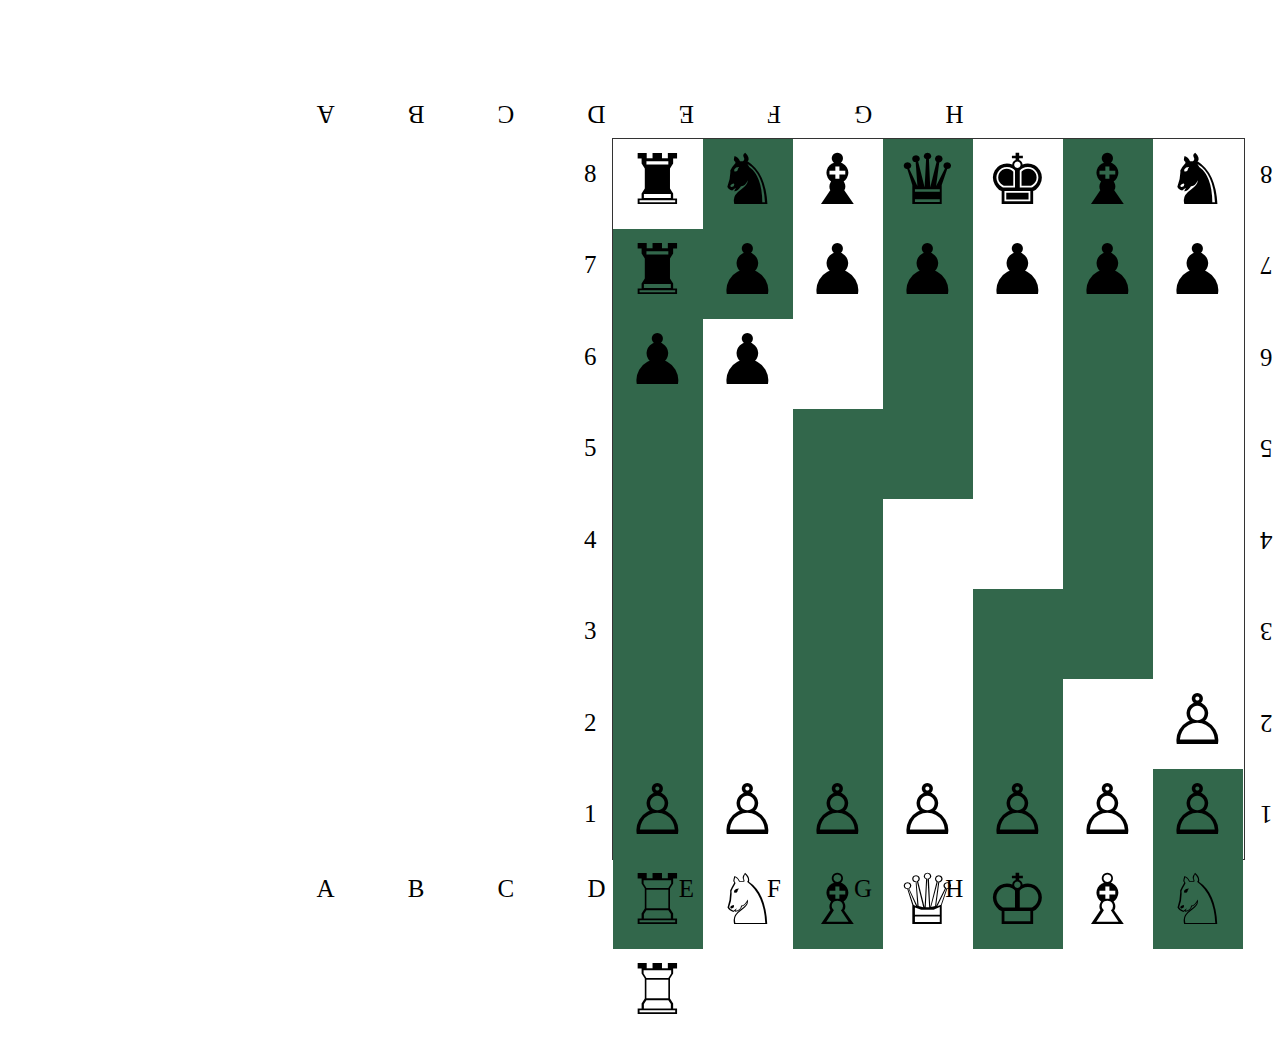
<file: lesson 5/index.html>
<!DOCTYPE html>
<html lang="en">
<head>
  <meta charset="UTF-8">
  <meta name="viewport" content="width=device-width, initial-scale=1.0">
  <title>Chess</title>
  <link rel="stylesheet" href="style.css">
</head>
<body>
  <div class="letters">
    <span class="letters_unit">H</span>
    <span class="letters_unit">G</span>
    <span class="letters_unit">F</span>
    <span class="letters_unit">E</span>
    <span class="letters_unit">D</span>
    <span class="letters_unit">C</span>
    <span class="letters_unit">B</span>
    <span class="letters_unit">A</span>
  </div>
  <div class="wrapper">
    <div class="numbers">
      <span class="numbers_units">8</span>
      <span class="numbers_units">7</span>
      <span class="numbers_units">6</span>
      <span class="numbers_units">5</span>
      <span class="numbers_units">4</span>
      <span class="numbers_units">3</span>
      <span class="numbers_units">2</span>
      <span class="numbers_units">1</span>
    </div>
    <div class="main"></div>
    <div class="numbers_2">
      <span class="numbers_units">1</span>
      <span class="numbers_units">2</span>
      <span class="numbers_units">3</span>
      <span class="numbers_units">4</span>
      <span class="numbers_units">5</span>
      <span class="numbers_units">6</span>
      <span class="numbers_units">7</span>
      <span class="numbers_units">8</span>
    </div>
  </div>
  
  <div class="letters_2">
    <span class="letters_unit">A</span>
    <span class="letters_unit">B</span>
    <span class="letters_unit">C</span>
    <span class="letters_unit">D</span>
    <span class="letters_unit">E</span>
    <span class="letters_unit">F</span>
    <span class="letters_unit">G</span>
    <span class="letters_unit">H</span>
  </div>
  <script src="main.js"></script>
</body>
</html>
</file>
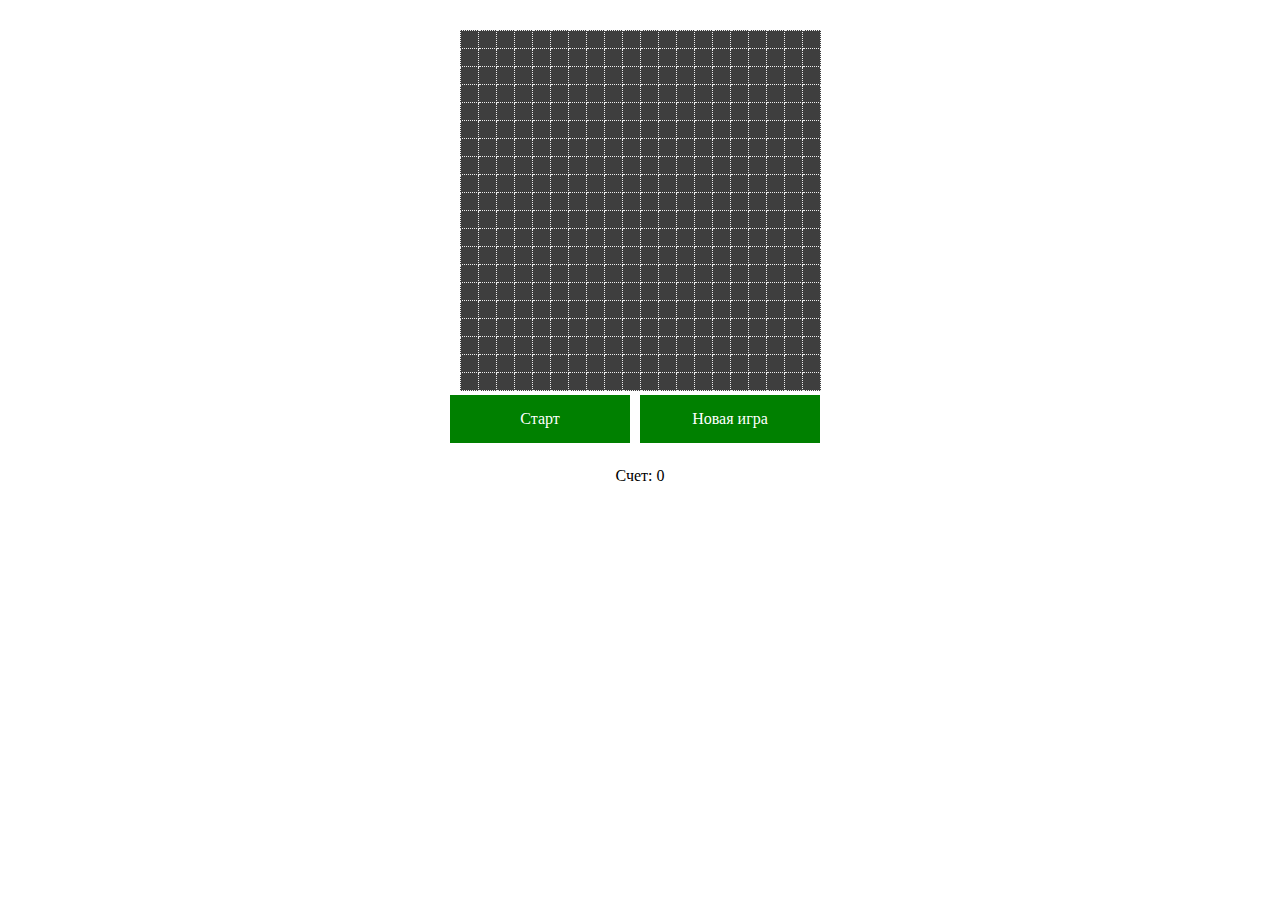
<file: lesson 7/index.html>
<!DOCTYPE html>
<html lang="en">
<head>
  <meta charset="UTF-8">
  <meta name="viewport" content="width=device-width, initial-scale=1.0">
  <title>Game Snake</title>
  <link rel="stylesheet" href="style.css">
</head>
<body>
  <div class="wrap">
    <div id="snake-field"></div>
    <div class="buttons">
      <div id="snake-start">Старт</div>
      <div id="snake-renew">Новая игра</div>
    </div>
  </div>

  <script src="main.js"></script>
</body>
</html>
</file>
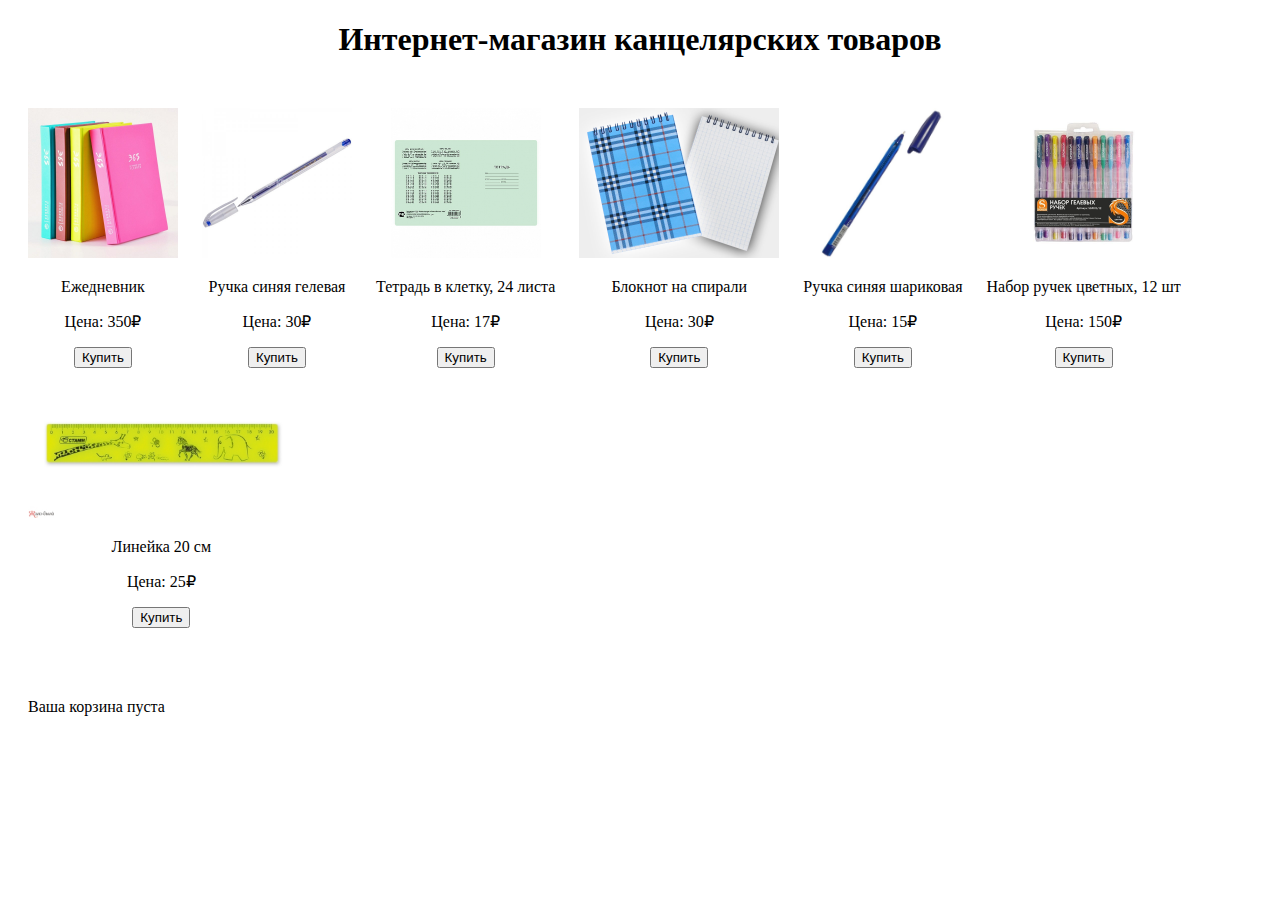
<file: lesson 6/basket/index.html>
<!DOCTYPE html>
<html lang="en">
<head>
    <meta charset="UTF-8">
    <title>document</title>
    <link rel="stylesheet" href="style.css">
</head>
<body>
  <h1>Интернет-магазин канцелярских товаров</h1>
   <div>
       <img src="img/dailyPlanner.jpg" alt="dailyPlanner">
       <p class='name'>Ежедневник</p>
        <p>Цена: <span class="price">350</span>₽</p>
       <button class='buy'>Купить</button>
   </div>
   <div>
       <img src="img/gelPenBlue.jpg" alt="gelPenBlue">
       <p class='name'>Ручка синяя гелевая</p>
       <p>Цена: <span class="price">30</span>₽</p>
       <button>Купить</button>
   </div>
   <div>
       <img src="img/notebook.jpg" alt="notebook">
       <p class='name'>Тетрадь в клетку, 24 листа</p>
       <p>Цена: <span class="price">17</span>₽</p>
       <button>Купить</button>
   </div>
   <div>
       <img src="img/notepad.jpg" alt="notepad">
       <p class='name'>Блокнот на спирали</p>
       <p>Цена: <span class="price">30</span>₽</p>
       <button>Купить</button>
   </div>
   <div>
       <img src="img/penBlue.jpg" alt="penBlue">
       <p class='name'>Ручка синяя шариковая</p>
       <p>Цена: <span class="price">15</span>₽</p>
       <button>Купить</button>
   </div>
   <div>
       <img src="img/pensSet.jpg" alt="pensSet">
       <p class='name'>Набор ручек цветных, 12 шт</p>
       <p>Цена: <span class="price">150</span>₽</p>
       <button>Купить</button>
   </div>
   <div>
       <img src="img/ruler.jpg" alt="ruler">
       <p class='name'>Линейка 20 см</p>
       <p>Цена: <span class="price">25</span>₽</p>
       <button>Купить</button>
   </div> 
   <div id='basket'></div>
   <script src="main.js"></script>
</body>
</html>
</file>
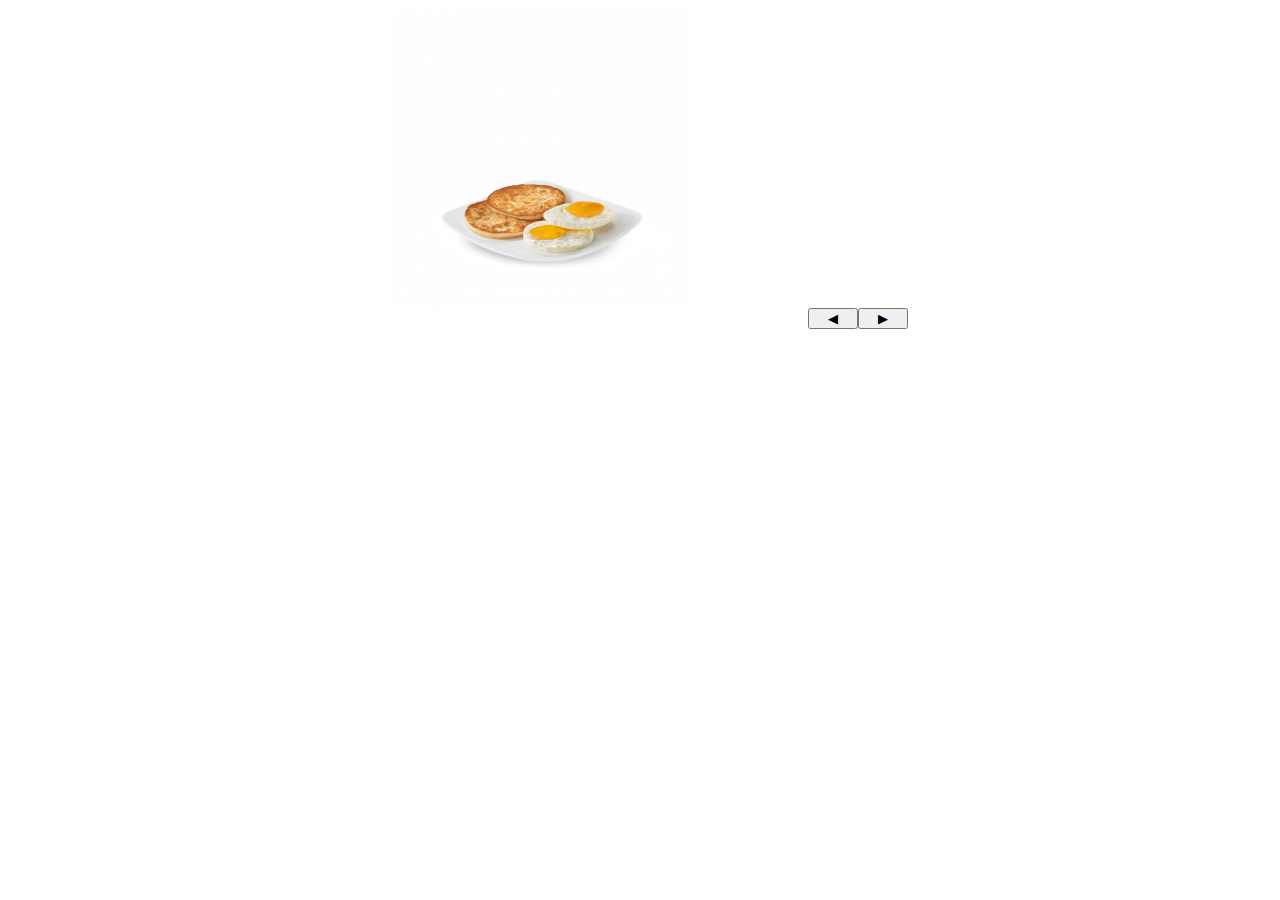
<file: lesson 6/slider/index.html>
<!DOCTYPE html>
<html lang="en">
<head>
    <meta charset="UTF-8">
    <meta name="viewport" content="width=device-width, initial-scale=1.0">
    <meta http-equiv="X-UA-Compatible" content="ie=edge">
    <link rel="stylesheet" href="style.css">
    <title>Document</title>
</head>
<body>
    <div class="wrapper">
        <img class="img">
        <img class="img">
        <img class="img">
    </div>
    
    

    <script src="main.js"></script>
</body> 
</html>
</file>
<file: lesson 5/style.css>
.body {
  box-sizing: border-box;
}

.letters {
  width: 720px;
  display: flex;
  justify-content: space-around;
  margin: 0 auto;
  margin-top: 100px;
  transform: rotate(180deg);
}

.letters_2 {
  width: 720px;
  display: flex;
  justify-content: space-around;
  margin: 0 auto;
  margin-top: 15px;
}

.letters_unit {
  font-size: 25px;
}

.wrapper {
  display: flex;
}

.numbers {
  display: flex;
  flex-direction: column;
  justify-content: space-around;
  margin-left: 576px;
  padding-right: 15px;
  box-sizing: border-box;
}

.numbers_2 {
  display: flex;
  flex-direction: column;
  justify-content: space-around;
  transform: rotate(180deg);
  padding-right: 15px;
  box-sizing: border-box;
}

.numbers_units {
  font-size: 25px;
}

.main {
  width: 720px;
  height: 720px;
  border: 1px solid #333;
  font-size: 70px;
  text-align: center;
  margin-top: 10px;
}

.cell {
  width: 90px;
  height: 90px;
  float: left;
}

.black_field {
  background: #32674b;
}

.white_field {
  background: #fff;
}
</file>
<file: lesson 7/style.css>
#snake-field{
  display: inline-block;
}
#snake-renew,#snake-start{
  width: 150px;
  padding: 15px;
  color: white;
  background-color: green;
  text-align: center;
  cursor: pointer;
  float: left;
  margin-right: 10px;
}
.game-table{
  border-collapse: collapse;
  background-color: #3e3e3e;
}
td.game-table-cell{
  width: 15px;
  height: 15px;
  border: 1px dotted #eee;
}
.snake-unit{
  background-color: white;
}
.food-unit{
  background-color: red;
}
.bomb-unit{
  background-color: yellow;
}
.buttons{
  display: inline-block;
}
.wrap{
  margin: 30px auto 0;
  text-align: center;
}
.score {
  display: block;
  text-align: center;
  padding-top: 20px;
}
</file>
<file: lesson 6/basket/style.css>
h1 {
    text-align: center;
    margin-bottom: 50px;
}
img {
    height: 150px;
}
div {
    display: inline-block;
    margin-left: 20px;
    text-align: center;
        
}
#basket {
    display: block;
    clear: both;
    text-align: justify;
    margin-top: 70px;
}
</file>
<file: lesson 6/slider/style.css>
.img {
    display: none;
}

.visible {
    display: block;
}

.wrapper {
    margin: 0 auto;
    width: 500px;
}

button {
    margin-left: 800px;
    width: 50px;

}

button:last-child {
    margin-left: 0;
}
</file>
